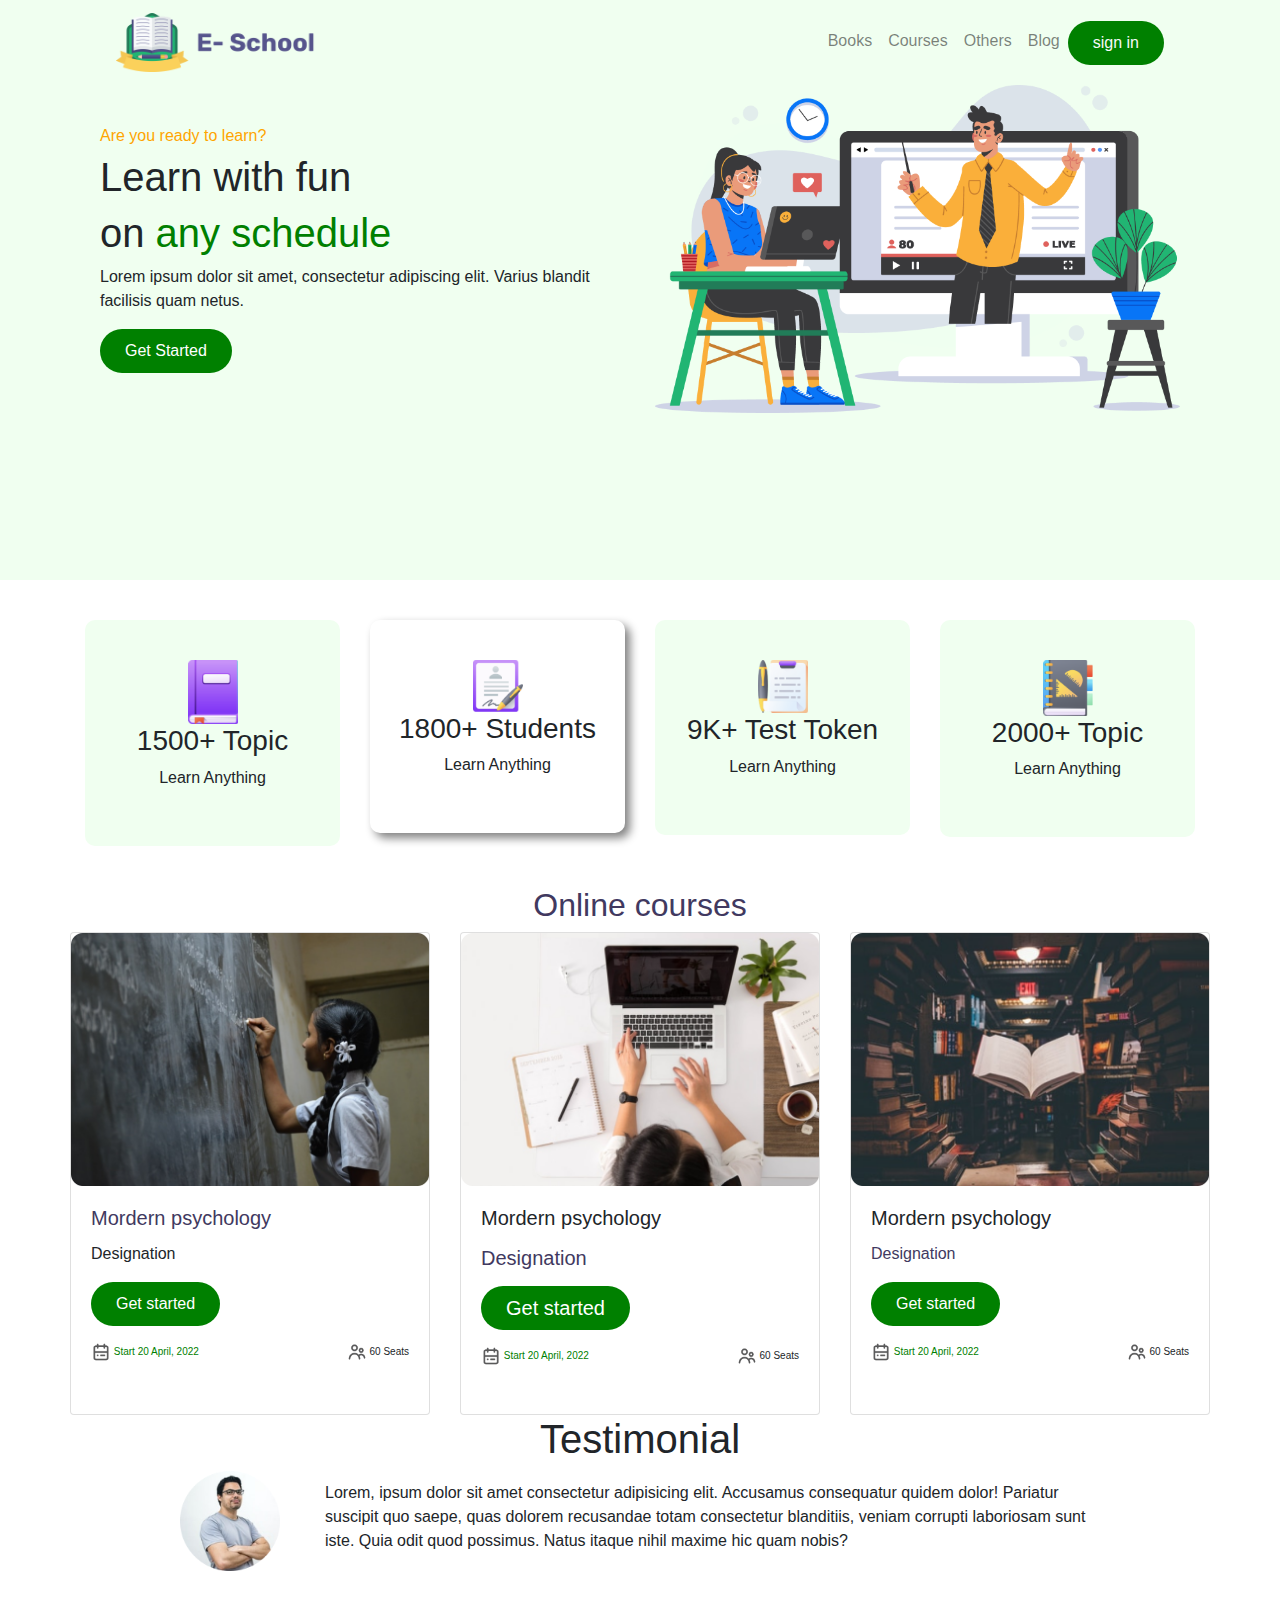
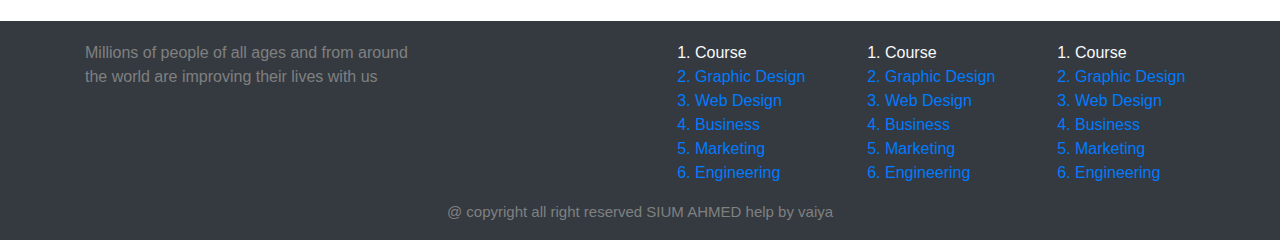
<file: index.html>
<!DOCTYPE html>
<html lang="en">
<head>
  <meta charset="UTF-8">
  <meta http-equiv="X-UA-Compatible" content="IE=edge">
  <meta name="viewport" content="width=device-width, initial-scale=1.0">
  <link rel="stylesheet" href="style.css">
  <link rel="stylesheet" href="https://cdn.jsdelivr.net/npm/bootstrap@4.4.1/dist/css/bootstrap.min.css" integrity="sha384-Vkoo8x4CGsO3+Hhxv8T/Q5PaXtkKtu6ug5TOeNV6gBiFeWPGFN9MuhOf23Q9Ifjh" crossorigin="anonymous">
  <title>E school | learn with fun</title>
</head>
<body>
  <section class="bg-green">
    <div class="container">
      <nav class="navbar navbar-expand-lg navbar-light ">
          <div class="container-fluid">
            <a class="navbar-brand" href="#"><img width="200px" src="img/ICON/Logo.png" alt=""></a>
            <button class="navbar-toggler" type="button" data-bs-toggle="collapse" data-bs-target="#navbarNav" aria-controls="navbarNav" aria-expanded="false" aria-label="Toggle navigation">
              <span class="navbar-toggler-icon"></span>
            </button>
            <div class="collapse navbar-collapse justify-content-end" id="navbarNav">
              <ul class="navbar-nav">
                <li class="nav-item">
                  <a class="nav-link" href="#">Books</a>
                </li>
                <li class="nav-item">
                  <a class="nav-link" href="#">Courses</a>
                </li>
                <li class="nav-item">
                  <a class="nav-link" href="#">Others</a>
                </li>
                <li class="nav-item">
                  <a class="nav-link" href="#">Blog</a>
                </li>
                <li class="nav-item">
                  <button id="btn" class="nav-link text-light">sign in</button>
                </li>
              </ul>
            </div>
          </div>
        </nav>
        <div class="container">
          <div class="row">
              <div class="col-md-6 d-flex align-items-center">
                  <div class="right-content">
                     <h6>Are you ready to learn?</h6>
                      <h1>Learn with fun  </h1>
                      <h1>on <span>any schedule</span></h1>
                      <p>Lorem ipsum dolor sit amet, consectetur adipiscing elit. Varius blandit facilisis quam netus.</p>
                      <button id="btn">Get Started</button>
                  </div>
              </div>
              <div class="col-md-6">
                  <img class="img-fluid" src="img/Photos/Illustration.png" alt="">
              </div>
            </div>
              </div>
              </div>
              </section>
              <div class="container">
                <div class="row">
                    <div class="col-md-3  card-item ">
                        <div class="cat1 d-flex flex-column justify-content-center align-items-center bd-highlight">
                            <img src="img/ICON/book.png" alt="" width="50px">
                            <h3>1500+ Topic</h3>
                            <p>Learn Anything</p>
                        </div>
                    </div>
                    <div id="shadow" class="col-md-3 card-item">
                      <div class="cat2 active d-flex flex-column justify-content-center align-items-center bd-highlight">
                          <img src="img/ICON/Student.png" alt="" width="50px">
                          <h3>1800+ Students</h3>
                          <p>Learn Anything</p>
                      </div>
                  </div>
          
                  <div class="col-md-3 card-item">
                      <div class="cat3 d-flex flex-column justify-content-center align-items-center bd-highlight">
                          <img src="img/ICON/Test.png" alt="" width="50px">
                          <h3>9K+ Test Token</h3>
                          <p>Learn Anything</p>
                      </div>
                  </div>
          
                  <div class="col-md-3 card-item">
                      <div class="cat4 d-flex flex-column justify-content-center align-items-center bd-highlight">
                          <img src="img/ICON/Students.png" alt="" width="50px">
                          <h3>2000+ Topic</h3>
                          <p>Learn Anything</p>
                      </div>
                  </div>
              </div>
          </div>
          <header>
    
            <div class="container"> 
               <h2 class="color text-center d-flex justify-content-center d-flex align-items-center">Online courses</h2>
              <div class="row">
              <div class="card-deck">
                <div class="card">
                  <img src="img/Morder pyschology.png" class="card-img-top" alt="...">
                  <div class="card-body">
                    <h5 class="card-title color">Mordern psychology</h5>
                    <p class="card-text"> Designation</p>
                    <p><button id="btn" >Get started</button></p>
                    <div class="item-foo d-flex justify-content-between">
                        <p><img src="img/calendar.png" width="20px" alt=""><span> Start 20 </span> <span>April, 2022</span></p>
                        <p><img src="img/people.png" width="20px" alt=""> 60 Seats</p>
                    </div>
                      
                  </div>
                </div>
                <div class="card">
                  <img src="img/Morder pychons.png" class="card-img-top" alt="...">
                  <div class="card-body">
                    <h5 class="card-title">Mordern psychology</p>
                      <p class="card-text color">Designation</p>
                      <p><button id="btn">Get started</button></p>
                      <div class="item-foo d-flex justify-content-between">
                        <p><img src="img/calendar.png" width="20px" alt=""><span> Start 20 </span> <span>April, 2022</span></p>
                        <p><img src="img/people.png" width="20px" alt=""> 60 Seats</p>
                    </div>
                  </div>
                </div>
                <div class="card">
                  <img src="img/Morder psyc.png" class="card-img-top" alt="...">
                  <div class="card-body">
                    <h5 class="card-title">Mordern psychology</h5>
                    <p class="card-text color">Designation</p>
                    <p><button id="btn" >Get started</button></p>
                    <div class=" item-foo d-flex justify-content-between">
                        <p><img src="img/calendar.png" width="20px" alt=""><span> Start 20 </span> <span>April, 2022</span></p>
                        <p><img src="img/people.png" width="20px" alt=""> 60 Seats</p>
                    </div>
                  </div>
                </div>
              </div>
            </div>
          </div>
          </header>
          <div class="container ">
            <h1 class="head-title text-center"> Testimonial</h1>
        
            <div class="main-text d-flex justify-content-between" id="footer">
                <img src="img/Photos/Man.png" width="100px" alt="" class="img-fluid circle-rounded">
                <p>Lorem, ipsum dolor sit amet consectetur adipisicing elit. Accusamus consequatur quidem dolor! Pariatur suscipit quo saepe, quas dolorem recusandae totam consectetur blanditiis, veniam corrupti laboriosam sunt iste. Quia odit quod possimus. Natus itaque nihil maxime hic quam nobis?</p>
            </div>
        </div>
        <div class="bg-dark text-light">
          <div class="container fuid " id="something">
            <div class="row">
                <div class="col-md-6">
                   <p>Millions of people of all ages and from around <br>
                    the world are improving their lives with us</p>
                </div>
                <div class="col-md-2">
                    <ol>
                        <li class="li-head">Course</li>
                        <a href="some work "><li>Graphic Design</li></a>
                        <a href="some work "><li>Web Design</li></a>
                        <a href="some work "><li>Business</li></a>
                        <a href="some work "><li>Marketing</li></a>
                        <a href="some work "><li>Engineering</li></a>
              
                     </ol>
                </div>
              <div class="col-md-2">
                <ol>
                    <li class="li-head">Course</li>
                    <a href="some work "><li>Graphic Design</li></a>
                    <a href="some work "><li>Web Design</li></a>
                    <a href="some work "><li>Business</li></a>
                    <a href="some work "><li>Marketing</li></a>
                    <a href="some work "><li>Engineering</li></a>
          
                 </ol>
              </div>
              <div class="col-md-2">
                <ol>
                    <li class="li-head">Course</li>
                    <a href="some work "><li>Graphic Design</li></a>
                    <a href="some work "><li>Web Design</li></a>
                    <a href="some work "><li>Business</li></a>
                    <a href="some work "><li>Marketing</li></a>
                    <a href="some work "><li>Engineering</li></a>
                 </ol>
              </div>
            </div>
        </div>
          <footer class="d-flex d-flex justify-content-center">
            <p>@ copyright all right reserved SIUM AHMED help by vaiya</p>
       </footer>
        </div>


 
  





























































    <script src="https://code.jquery.com/jquery-3.4.1.slim.min.js" integrity="sha384-J6qa4849blE2+poT4WnyKhv5vZF5SrPo0iEjwBvKU7imGFAV0wwj1yYfoRSJoZ+n" crossorigin="anonymous"></script>
    <script src="https://cdn.jsdelivr.net/npm/popper.js@1.16.0/dist/umd/popper.min.js" integrity="sha384-Q6E9RHvbIyZFJoft+2mJbHaEWldlvI9IOYy5n3zV9zzTtmI3UksdQRVvoxMfooAo" crossorigin="anonymous"></script>
    <script src="https://cdn.jsdelivr.net/npm/bootstrap@4.4.1/dist/js/bootstrap.min.js" integrity="sha384-wfSDF2E50Y2D1uUdj0O3uMBJnjuUD4Ih7YwaYd1iqfktj0Uod8GCExl3Og8ifwB6" crossorigin="anonymous"></script>
</body>
</html>
</file>
<file: style.css>
.bg-green{
    height: 580px;
    background-color: #F0FFF0;
}
#btn{
    border: none;
    color: white;
    padding: 10px 25px;
    border-radius: 25px;
    background-color: green;
}
h6{
 color: orange;
 }
span{
 color: green;
 }   
 .cat1,.cat3,.cat4{
    background-color: #F0FFF0;
    padding: 40px 0;
    border-radius: 10px;
}
#shadow  .active{
    box-shadow: 5px 5px 10px gray;
    border-radius: 10px;
    padding: 40px 0;
} 
.card-item{
   padding: 40px;
}
.color{
    color: #413960    ;
}
.item-foo{
    font-size: 10px;
}
.main-text{
    padding: 0 95px;
}
.main-text p{
   margin-left: 45px;
   margin-top: 10px;
}
#footer{
  margin-bottom: 50px;
}
#something{
    padding-top: 20px;
}
#something .nav-link{
    padding: 0 3px;
    color: gray;
}
#something p{
    color: gray;
}
footer p{
    color: gray;
    font-size: 15px;
}
</file>
